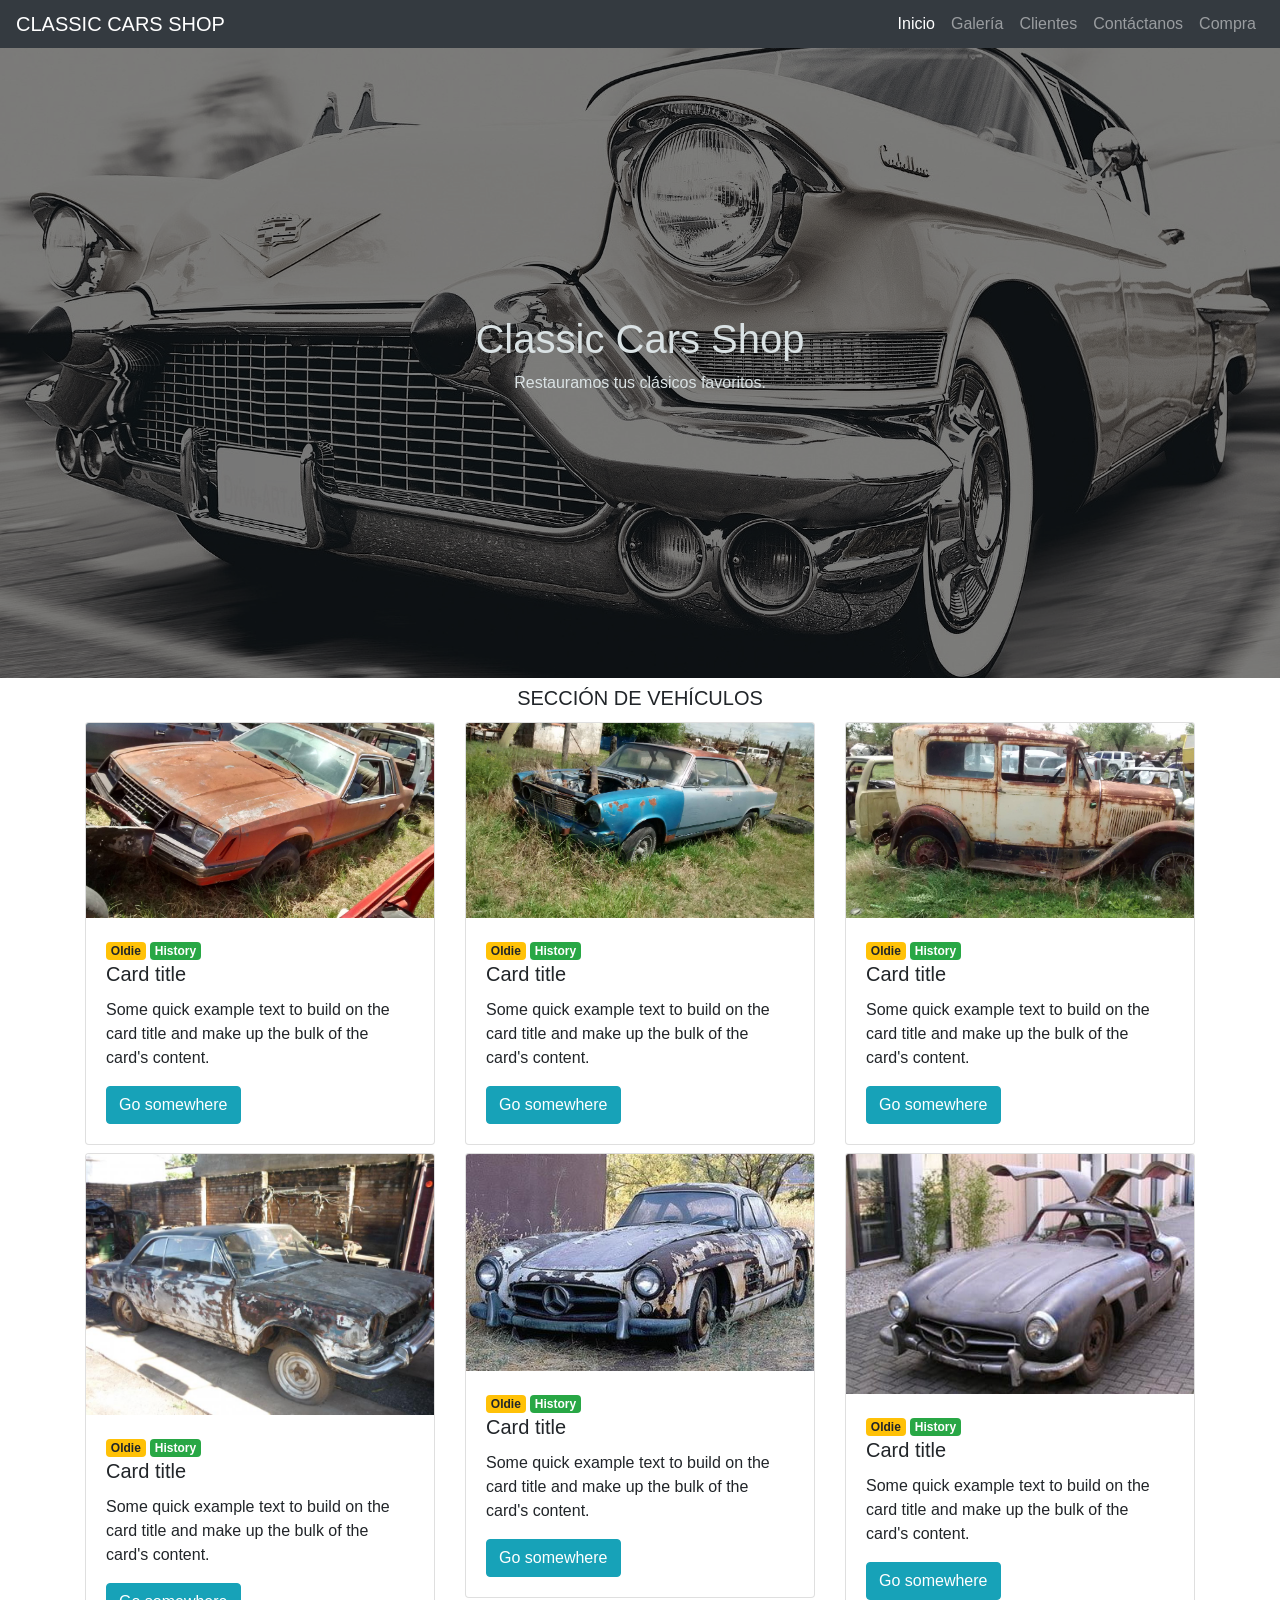
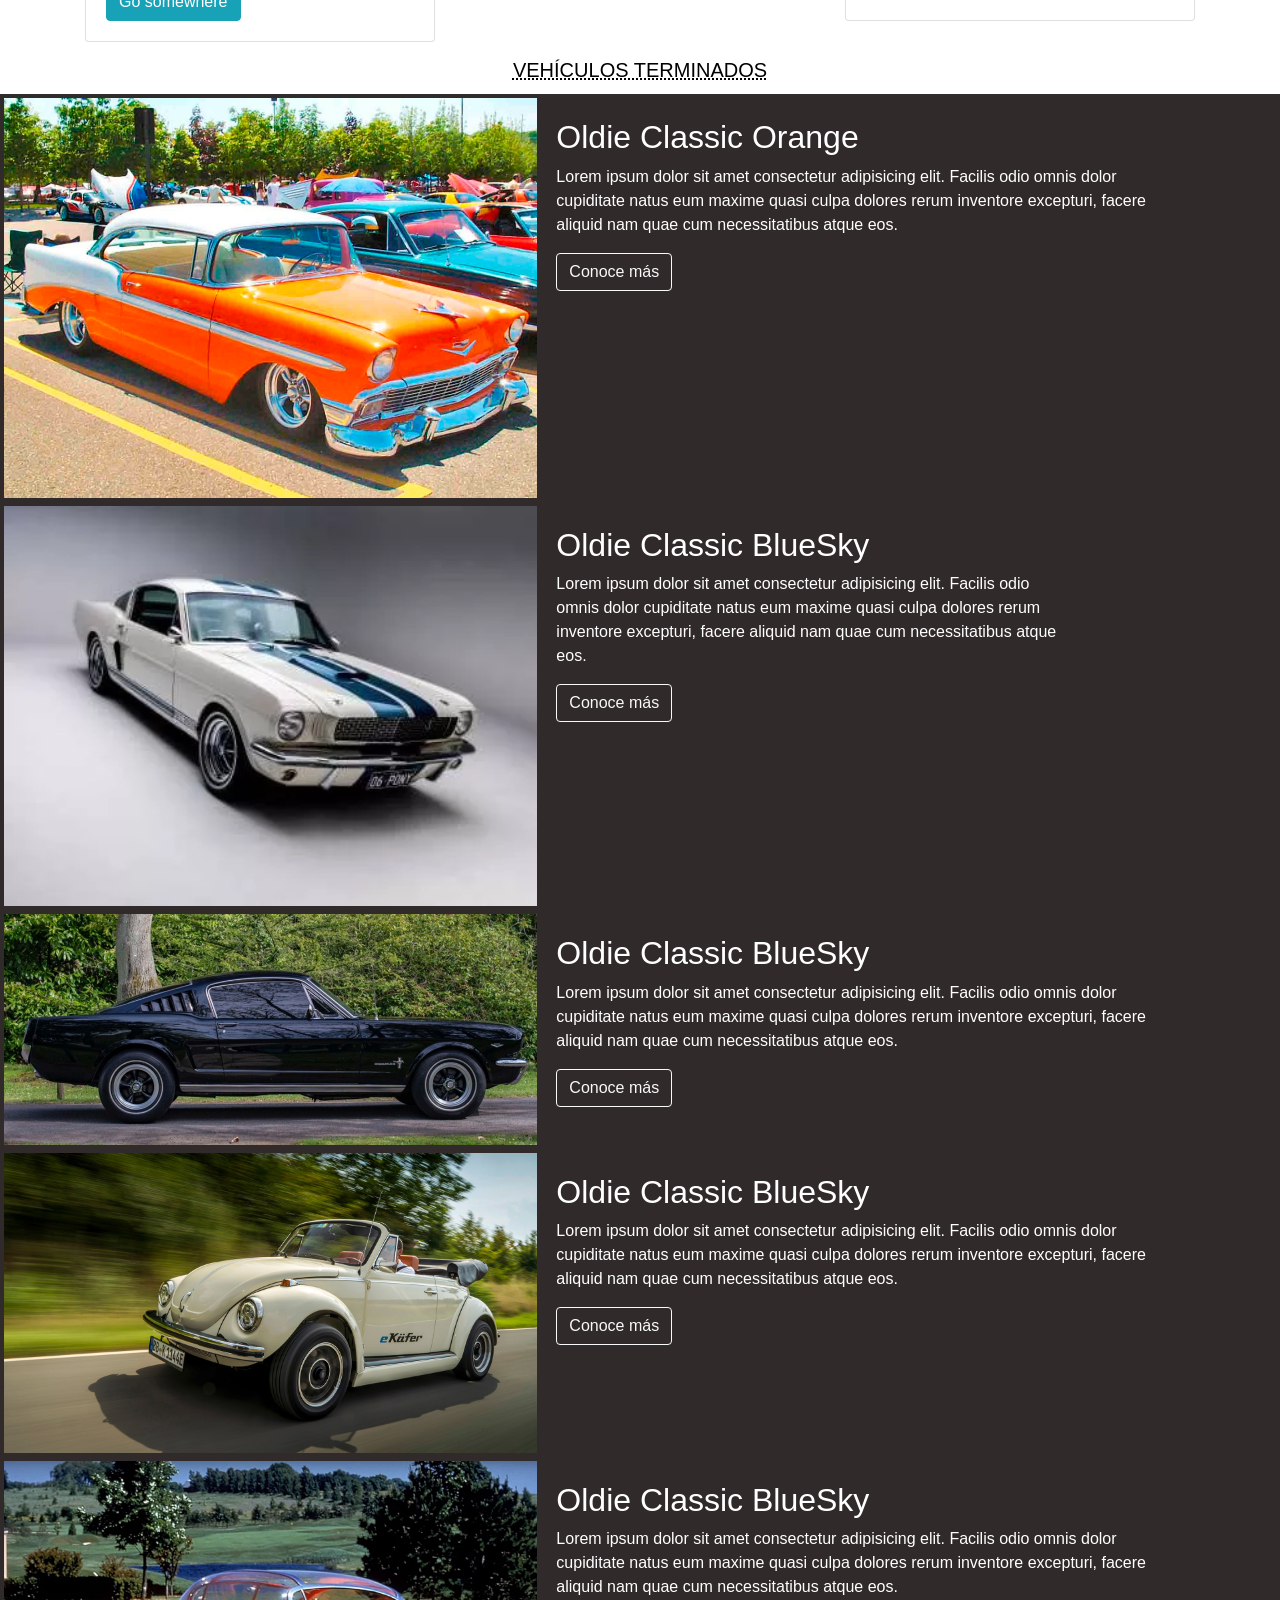
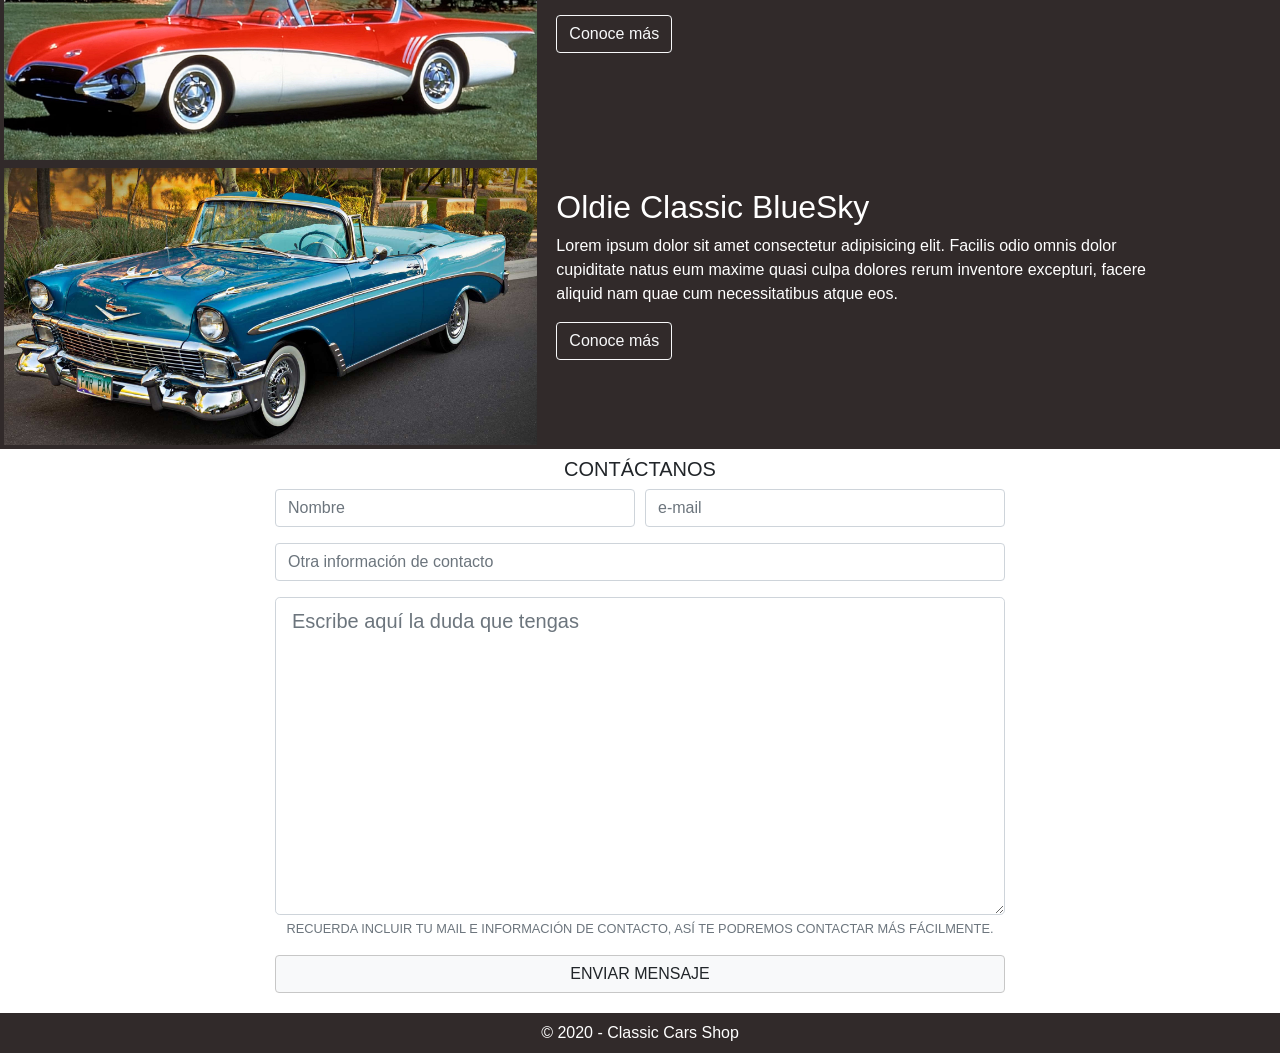
<file: index.html>
<!DOCTYPE html>
<html lang="en">

<head>
  <meta charset="UTF-8">
  <meta name="viewport" content="width=device-width, initial-scale=1.0">
  <link rel="stylesheet" href="https://stackpath.bootstrapcdn.com/bootstrap/4.4.1/css/bootstrap.min.css"
    integrity="sha384-Vkoo8x4CGsO3+Hhxv8T/Q5PaXtkKtu6ug5TOeNV6gBiFeWPGFN9MuhOf23Q9Ifjh" crossorigin="anonymous">
  <link rel="stylesheet" href="previewHome.css" />
  <title>Classic Cars Shop</title>
</head>

<body data-spy="scroll" data-target="#navbar" data-offset="56">
  <!-- LAYOUT -->
  <nav id="layout" class="navbar navbar-expand-lg navbar-dark bg-dark sticky-top pb-1 pt-1">
    <a class="navbar-brand" href="#">CLASSIC CARS SHOP</a>
    <button class="navbar-toggler" type="button" data-toggle="collapse" data-target="#navbar"
      aria-controls="navbarSupportedContent" aria-expanded="false" aria-label="Toggle navigation">
      <span class="navbar-toggler-icon"></span>
    </button>

    <div class="collapse navbar-collapse" id="navbar">
      <ul class="navbar-nav ml-auto">
        <li class="nav-item">
          <a class="nav-link" href="#carouselCars">Inicio<span class="sr-only">(current)</span></a>
        </li>
        <li class="nav-item">
          <a class="nav-link" href="#CarGrid">Galería<span class="sr-only">(current)</span></a>
        </li>
        <li class="nav-item">
          <a class="nav-link" href="#final-product" tabindex="-1" aria-disabled="true">Clientes</a>
        </li>
        <li class="nav-item">
          <a class="nav-link" href="#form-contact">Contáctanos</a>
        </li>
        <li class="nav-item">
          <a class="nav-link" href="#modalCompra" data-toggle="modal" data-target="#modalCompra">Compra<span
              class="sr-only">(current)</span></a>
        </li>
      </ul>
    </div>
  </nav>
  <!-- /LAYOUT -->

  <!-- BODY -->

  <!-- Inicio -->

  <section id="carousel">
    <div id="carousel-container" class="container-fluid">
      <div id="carouselCars" class="carousel slide" data-ride="carousel" data-pause="false">
        <div class="carousel-inner">
          <div class="carousel-item active">
            <img src="assets/images/carousel/carousel-1.jpg" class="d-block w-100" alt="...">
            <div class="carousel-caption d-none d-md-block">
            </div>
          </div>
          <div class="carousel-item">
            <img src="assets/images/carousel/carousel-2.jpg" class="d-block w-100" alt="...">
            <div class="carousel-caption d-none d-md-block">
            </div>
          </div>
          <div class="carousel-item">
            <img src="assets/images/carousel/carousel-3.jpg" class="d-block w-100" alt="...">
            <div class="carousel-caption d-none d-md-block">
            </div>
          </div>
          <div class="carousel-item">
            <img src="assets/images/carousel/carousel-5.jpg" class="d-block w-100" alt="...">
            <div class="carousel-caption d-none d-md-block">
            </div>
          </div>
        </div>
        <div class="overlay">
          <div class="container">
            <div class="row align-items-center justify-content-center text">
              <div id="text" class="col-md-6">
                <h1 style="color: #dae2e4;">Classic Cars Shop</h1>
                <p style="color: #dae2e4;">Restauramos tus clásicos favoritos.</p>
              </div>
            </div>
          </div>
        </div>
      </div>
    </div>
  </section>
  <!-- /Inicio -->

  <!-- Grilla de Vehículos -->

  <section id="CarGrid">
    <div class="container">
      <div class="row">
        <div class="col text-center text-uppercase pt-2 pb-1">
          <h5>Sección de vehículos</h5>
        </div>
      </div>
      <!-- Cada div.row es una columna, en la cual se contendrá las cards para mostrar los autos. -->
      <div class="row justify-content-center mb-2">
        <div class="col-sm-12 col-md-4 col-lg-4">
          <div class="card">
            <img src="assets/images/sell-product/product-1.jpg" class="card-img-top" alt="...">
            <div class="card-body">
              <div class="badge badge-warning">Oldie</div>
              <div class="badge badge-success">History</div>
              <h5 class="card-title">Card title</h5>
              <p class="card-text">Some quick example text to build on the card title and make up the bulk of the card's
                content.</p>
              <a href="#" class="btn btn-info">Go somewhere</a>
            </div>
          </div>
        </div>
        <div class="col-sm-12 col-md-4 col-lg-4">
          <div class="card">
            <img src="assets/images/sell-product/product-2.jpg" class="card-img-top" alt="...">
            <div class="card-body">
              <div class="badge badge-warning">Oldie</div>
              <div class="badge badge-success">History</div>
              <h5 class="card-title">Card title</h5>
              <p class="card-text">Some quick example text to build on the card title and make up the bulk of the card's
                content.</p>
              <a href="#" class="btn btn-info">Go somewhere</a>
            </div>
          </div>
        </div>
        <div class="col-sm-12 col-md-4 col-lg-4">
          <div class="card">
            <img src="assets/images/sell-product/product-3.jpg" class="card-img-top" alt="...">
            <div class="card-body">
              <div class="badge badge-warning">Oldie</div>
              <div class="badge badge-success">History</div>
              <h5 class="card-title">Card title</h5>
              <p class="card-text">Some quick example text to build on the card title and make up the bulk of the card's
                content.</p>
              <a href="#" class="btn btn-info">Go somewhere</a>
            </div>
          </div>
        </div>
      </div>
      <div class="row justify-content-center mb-2">
        <div class="col-sm-12 col-md-4 col-lg-4">
          <div class="card">
            <img src="assets/images/sell-product/product-4.jpg" class="card-img-top" alt="...">
            <div class="card-body">
              <div class="badge badge-warning">Oldie</div>
              <div class="badge badge-success">History</div>
              <h5 class="card-title">Card title</h5>
              <p class="card-text">Some quick example text to build on the card title and make up the bulk of the card's
                content.</p>
              <a href="#" class="btn btn-info">Go somewhere</a>
            </div>
          </div>
        </div>
        <div class="col-sm-12 col-md-4 col-lg-4">
          <div class="card">
            <img src="assets/images/sell-product/product-5.jpg" class="card-img-top" alt="...">
            <div class="card-body">
              <div class="badge badge-warning">Oldie</div>
              <div class="badge badge-success">History</div>
              <h5 class="card-title">Card title</h5>
              <p class="card-text">Some quick example text to build on the card title and make up the bulk of the card's
                content.</p>
              <a href="#" class="btn btn-info">Go somewhere</a>
            </div>
          </div>
        </div>
        <div class="col-sm-12 col-md-4 col-lg-4">
          <div class="card">
            <img src="assets/images/sell-product/product-6.jpg" class="card-img-top" alt="...">
            <div class="card-body">
              <div class="badge badge-warning">Oldie</div>
              <div class="badge badge-success">History</div>
              <h5 class="card-title">Card title</h5>
              <p class="card-text">Some quick example text to build on the card title and make up the bulk of the card's
                content.</p>
              <a href="#" class="btn btn-info">Go somewhere</a>
            </div>
          </div>
        </div>
      </div>
    </div>
  </section>

  <!-- /Grilla de Vehículos -->

  <!-- Ejemplo de vehículos terminados -->

  <section id="final-product">
    <div id="finished-cars" class="col text-center text-uppercase pt-2 pb-1">
      <h5><abbr data-toggle="tooltip"
          title="Son vehículos que nosotros recondicionamos para poder seguir disfrutando de ellos">Vehículos
          terminados</abbr></h5>
    </div>
    <div class="container-fluid">
      <div class="row">
        <div class="col-12 col-lg-5 pl-0 pr-0 mr-1 ml-1 mt-1 mb-1">
          <img src="assets/images/final-product/image1.jpg" alt="" />
        </div>
        <div class="col-12 col-lg-6 pt-4 pb-4">
          <h2>Oldie Classic Orange</h2>
          <p>Lorem ipsum dolor sit amet consectetur adipisicing elit. Facilis odio omnis dolor cupiditate natus eum
            maxime quasi culpa dolores rerum inventore excepturi, facere aliquid nam quae cum necessitatibus atque eos.
          </p>
          <a href="#" class="btn btn-outline-light">Conoce más</a>
        </div>
        <div class="col-12 col-lg-5 pl-0 pr-0 mr-1 ml-1 mt-1 mb-1">
          <img src="assets/images/final-product/image2.webp" alt="" />
        </div>
        <div class="col-12 col-lg-5 pt-4 pb-4">
          <h2>Oldie Classic BlueSky</h2>
          <p>Lorem ipsum dolor sit amet consectetur adipisicing elit. Facilis odio omnis dolor cupiditate natus eum
            maxime quasi culpa dolores rerum inventore excepturi, facere aliquid nam quae cum necessitatibus atque eos.
          </p>
          <a href="#" class="btn btn-outline-light">Conoce más</a>
        </div>
        <div class="col-12 col-lg-5 pl-0 pr-0 mr-1 ml-1 mt-1 mb-1">
          <img src="assets/images/final-product/image3.jpg" alt="" />
        </div>
        <div class="col-12 col-lg-6 pt-4 pb-4">
          <h2>Oldie Classic BlueSky</h2>
          <p>Lorem ipsum dolor sit amet consectetur adipisicing elit. Facilis odio omnis dolor cupiditate natus eum
            maxime quasi culpa dolores rerum inventore excepturi, facere aliquid nam quae cum necessitatibus atque eos.
          </p>
          <a href="#" class="btn btn-outline-light">Conoce más</a>
        </div>
        <div class="col-12 col-lg-5 pl-0 pr-0 mr-1 ml-1 mt-1 mb-1">
          <img src="assets/images/final-product/image4.jpg" alt="" />
        </div>
        <div class="col-12 col-lg-6 pt-4 pb-4">
          <h2>Oldie Classic BlueSky</h2>
          <p>Lorem ipsum dolor sit amet consectetur adipisicing elit. Facilis odio omnis dolor cupiditate natus eum
            maxime quasi culpa dolores rerum inventore excepturi, facere aliquid nam quae cum necessitatibus atque eos.
          </p>
          <a href="#" class="btn btn-outline-light">Conoce más</a>
        </div>
        <div class="col-12 col-lg-5 pl-0 pr-0 mr-1 ml-1 mt-1 mb-1">
          <img src="assets/images/final-product/image5.jpg" alt="" />
        </div>
        <div class="col-12 col-lg-6 pt-4 pb-4">
          <h2>Oldie Classic BlueSky</h2>
          <p>Lorem ipsum dolor sit amet consectetur adipisicing elit. Facilis odio omnis dolor cupiditate natus eum
            maxime quasi culpa dolores rerum inventore excepturi, facere aliquid nam quae cum necessitatibus atque eos.
          </p>
          <a href="#" class="btn btn-outline-light">Conoce más</a>
        </div>
        <div class="col-12 col-lg-5 pl-0 pr-0 mr-1 ml-1 mt-1 mb-1">
          <img src="assets/images/final-product/image6.jpg" alt="" />
        </div>
        <div class="col-12 col-lg-6 pt-4 pb-4">
          <h2>Oldie Classic BlueSky</h2>
          <p>Lorem ipsum dolor sit amet consectetur adipisicing elit. Facilis odio omnis dolor cupiditate natus eum
            maxime quasi culpa dolores rerum inventore excepturi, facere aliquid nam quae cum necessitatibus atque eos.
          </p>
          <a href="#" class="btn btn-outline-light">Conoce más</a>
        </div>
      </div>
    </div>
  </section>

  <!-- /Ejemplo de vehículos terminados -->

  <!-- Formulario Contacto -->

  <section id="form-contact">
    <div class="container">
      <div class="row">
        <div class="col text-center text-uppercase pt-2 pb-1">
          <h5>Contáctanos</h5>
          <div class="row">
            <div class="col col-md-10 offset-md-1 col-lg-8 offset-lg-2">
              <form>
                <div class="form-row">
                  <div class="form-group col12 col-md-6">
                    <input type="text" class="form-control" placeholder="Nombre">
                  </div>
                  <div class="col12 col-md-6">
                    <input type="text" class="form-control" placeholder="e-mail">
                  </div>
                  <div class="form-group col12 col-md-12">
                    <input type="text" class="form-control" placeholder="Otra información de contacto">
                  </div>
                </div>
                <div class="form-row">
                  <div class="form-group col">
                    <textarea name="text" id="" cols="30" rows="10" class="form-control form-control-lg"
                      placeholder="Escribe aquí la duda que tengas"></textarea>
                    <small class="form-text text-muted">
                      Recuerda incluir tu mail e información de contacto, así te podremos contactar más fácilmente.
                    </small>
                  </div>
                </div>
                <div class="form-row">
                  <div class="form-group col">
                    <a href="#modalMail" data-toggle="modal" data-target="#modalMail" class="btn btn-light btn-block"
                      style="border: 1px solid #c7c7c7;">Enviar mensaje</a>
                  </div>
                </div>
              </form>
            </div>
          </div>
        </div>
  </section>

  <!-- /Formulario Contacto -->

  <!-- /BODY -->

  <!-- FOOTER -->
  <footer class="panel-footer text-center pb-2 pt-2" style="color: white; background: #312a2a; padding: 0;">&copy; 2020
    - Classic Cars Shop
  </footer>
  <!-- /FOOTER -->

  <!-- ModalCompra -->

  <div class="modal fade" id="modalCompra" tabindex="-1" role="dialog" aria-labelledby="exampleModalCenterTitle"
    aria-hidden="true">
    <div class="modal-dialog modal-dialog-centered" role="document">
      <div class="modal-content">
        <div class="modal-header">
          <h5 class="modal-title" id="exampleModalCenterTitle">Compra</h5>
          <button type="button" class="close" data-dismiss="modal" aria-label="Close">
            <span aria-hidden="true">&times;</span>
          </button>
        </div>
        <div class="modal-body">
          <form action="">
            <div class="form-row">
              <div class="form-group col">
                <div class="input-group mb-3">
                  <div class="input-group-prepend">
                    <span class="input-group-text" id="basic-addon1">@</span>
                  </div>
                  <input type="text" class="form-control" placeholder="Username" aria-label="Username"
                    aria-describedby="basic-addon1">
                </div>
              </div>
            </div>
          </form>
          <div class="alert alert-info" role="alert">
            Recibirás un mail al correo ingresado.
          </div>
        </div>
        <div class="modal-footer">
          <button type="button" class="btn btn-secondary" data-dismiss="modal">Cerrar</button>
          <button type="button" class="btn btn-info" data-dismiss="modal">Enviar solicitud</button>
        </div>
      </div>
    </div>
  </div>

  <!-- /ModalCompra -->

  <!-- Modal-Mail -->

  <div class="modal fade" id="modalMail" tabindex="-1" role="dialog" aria-labelledby="exampleModalCenterTitle"
    aria-hidden="true">
    <div class="modal-dialog modal-dialog-centered" role="document">
      <div class="modal-content">
        <div class="modal-header">
          <h5 class="modal-title" id="title-msg-success">Mensaje enviado</h5>
          <button type="button" class="close" data-dismiss="modal" aria-label="Close">
            <span aria-hidden="true">&times;</span>
          </button>
        </div>
        <div class="modal-body">

          <div id="message-success" class="alert alert-success mb-0" role="alert">
            Gracias! Nos contactaremos contigo a la brevedad.
          </div>
        </div>
        <div class="modal-footer">
          <button type="button" class="btn btn-secondary btn-block" data-dismiss="modal">Cerrar</button>
        </div>
      </div>
    </div>
  </div>

  <!-- /Modal-Mail -->

  <script src="https://code.jquery.com/jquery-3.3.1.slim.min.js"
    integrity="sha384-q8i/X+965DzO0rT7abK41JStQIAqVgRVzpbzo5smXKp4YfRvH+8abtTE1Pi6jizo"
    crossorigin="anonymous"></script>
  <script src="https://cdnjs.cloudflare.com/ajax/libs/popper.js/1.14.3/umd/popper.min.js"
    integrity="sha384-ZMP7rVo3mIykV+2+9J3UJ46jBk0WLaUAdn689aCwoqbBJiSnjAK/l8WvCWPIPm49"
    crossorigin="anonymous"></script>
  <script src="https://stackpath.bootstrapcdn.com/bootstrap/4.1.3/js/bootstrap.min.js"
    integrity="sha384-ChfqqxuZUCnJSK3+MXmPNIyE6ZbWh2IMqE241rYiqJxyMiZ6OW/JmZQ5stwEULTy"
    crossorigin="anonymous"></script>
  <script src="previewHome.js"></script>
</body>

</html>
</file>
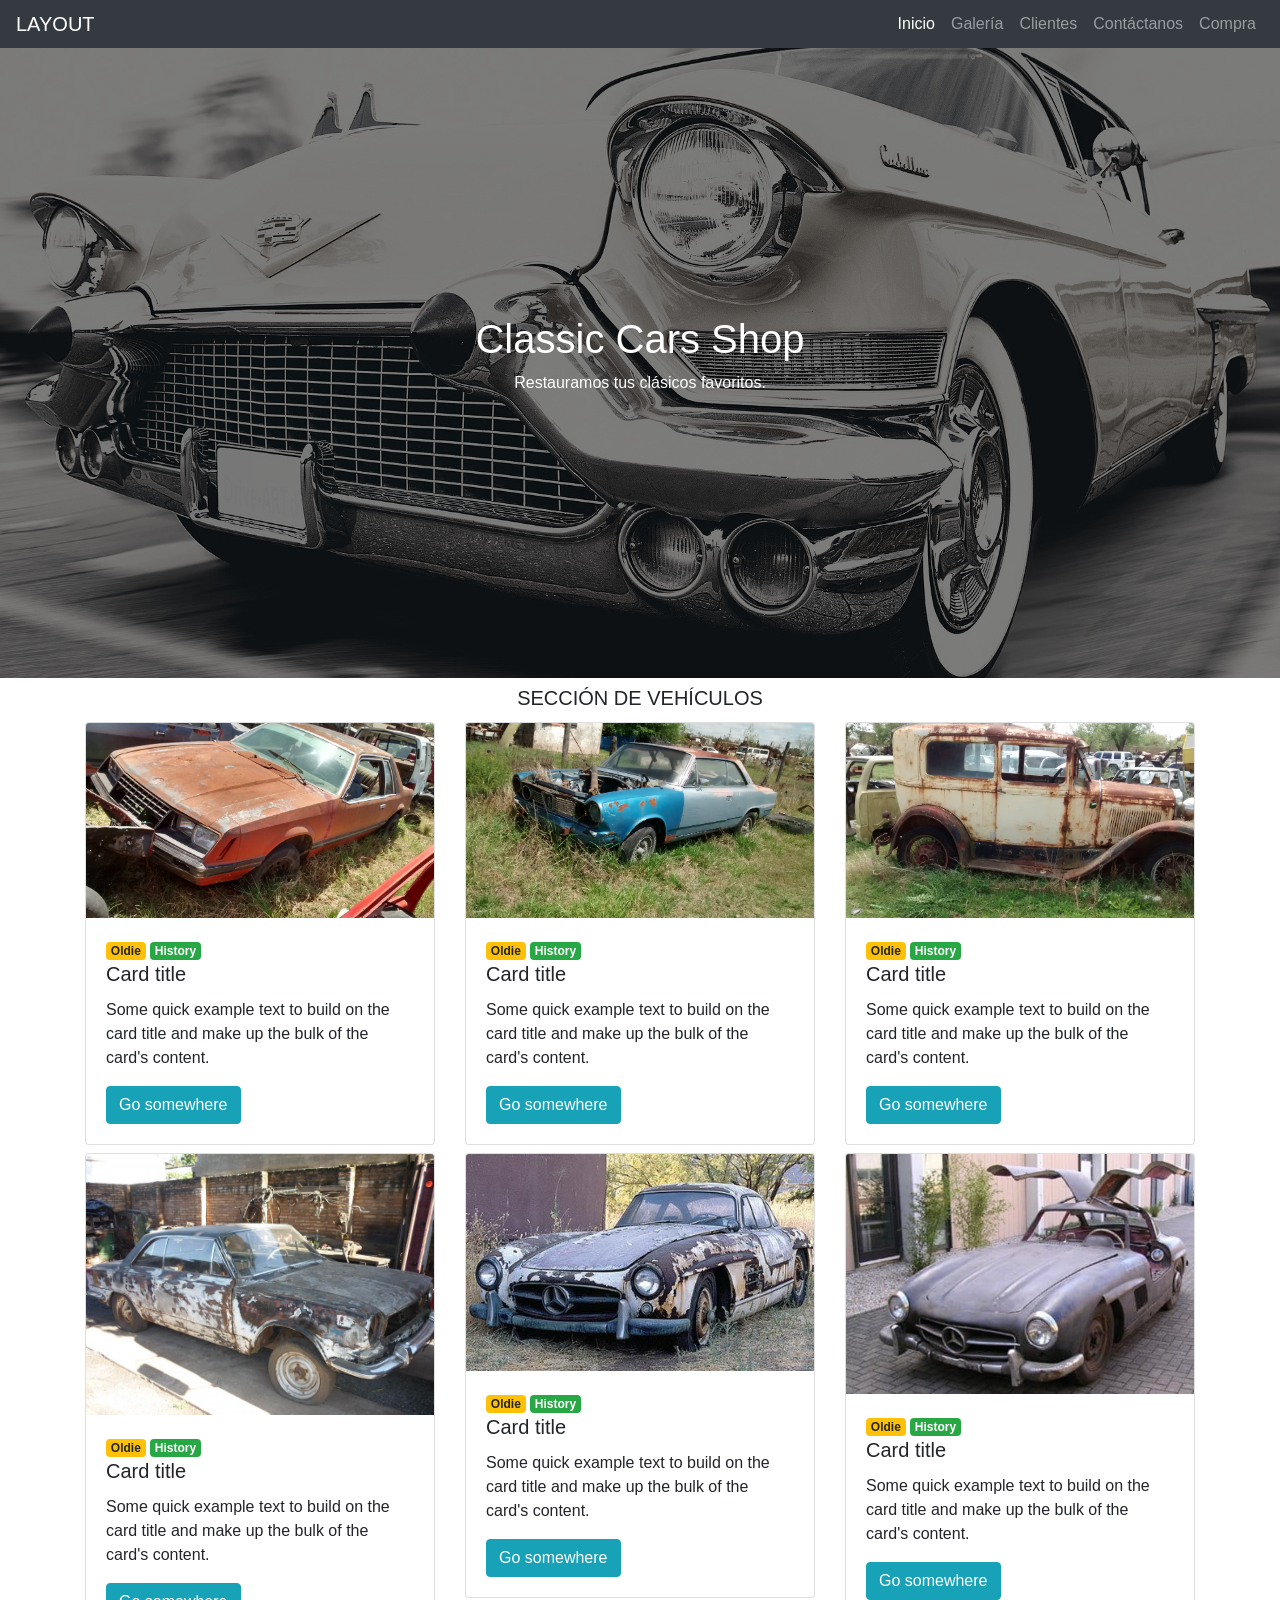
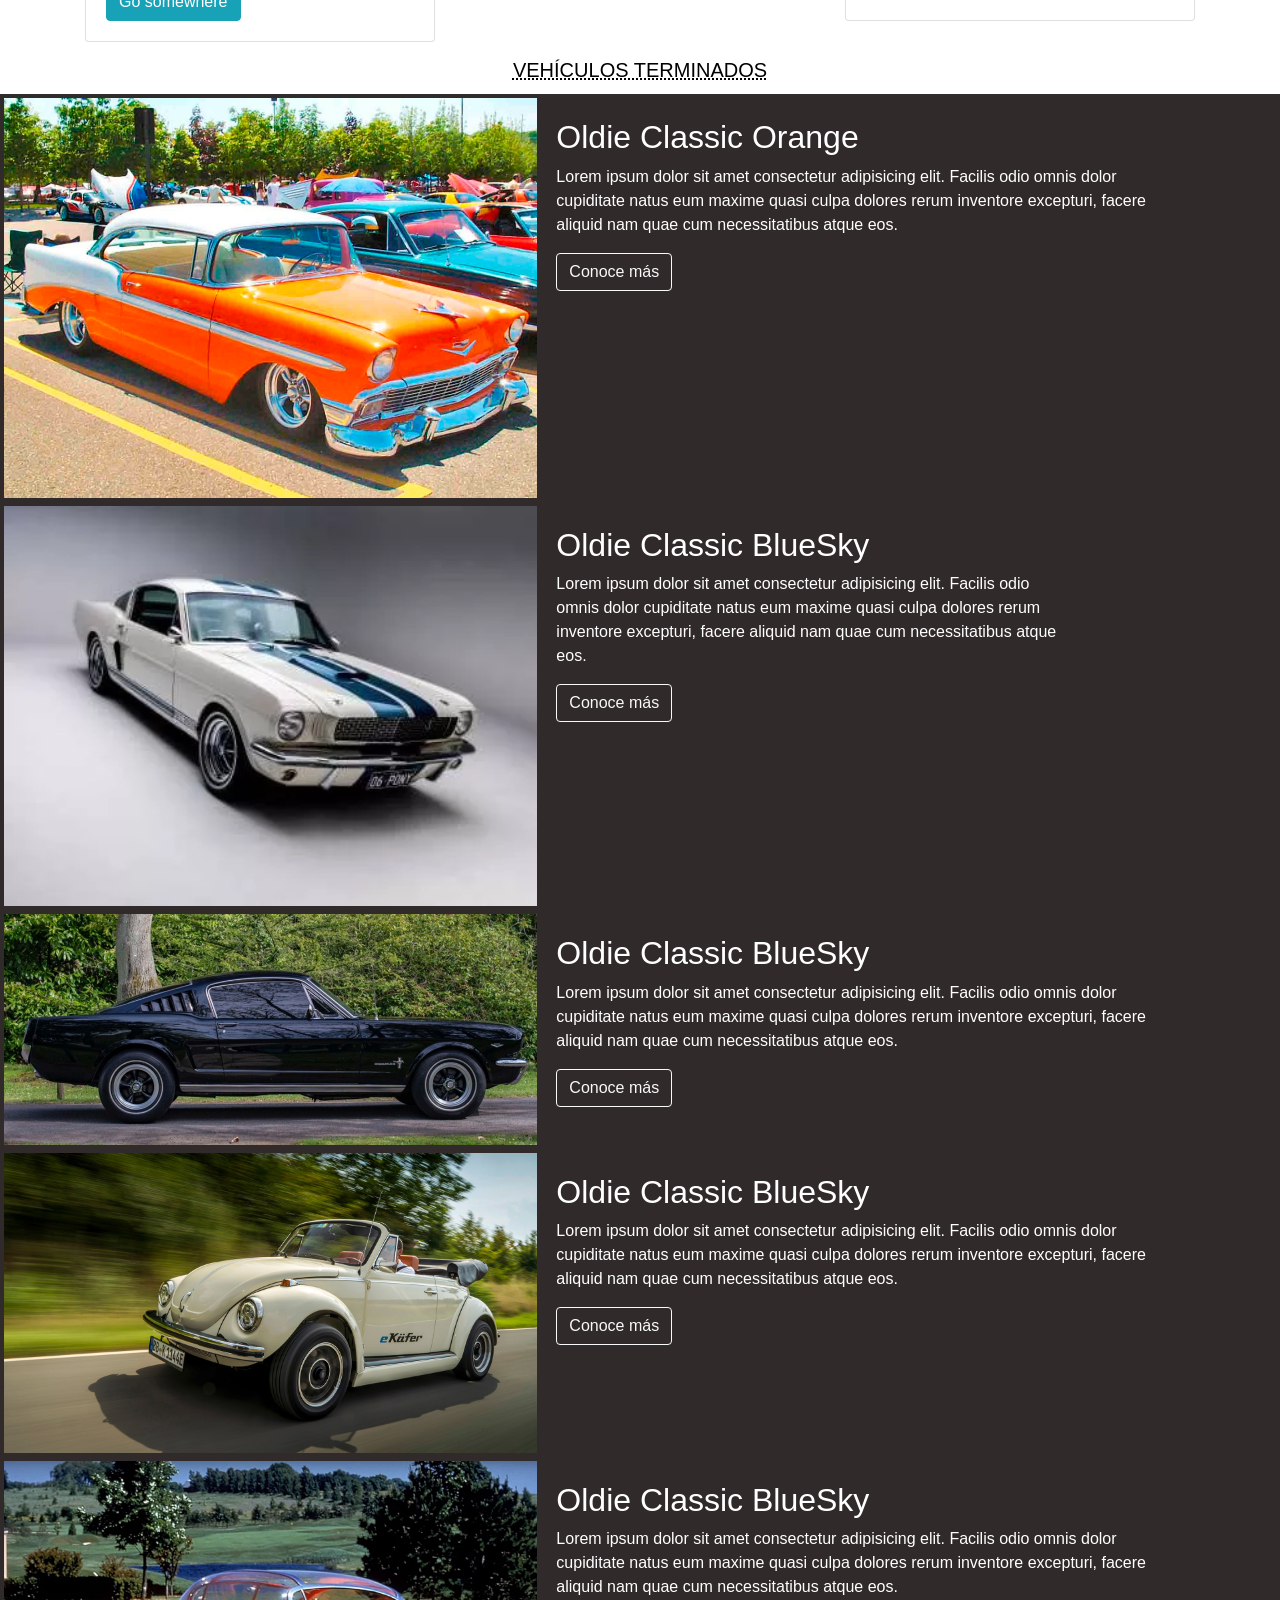
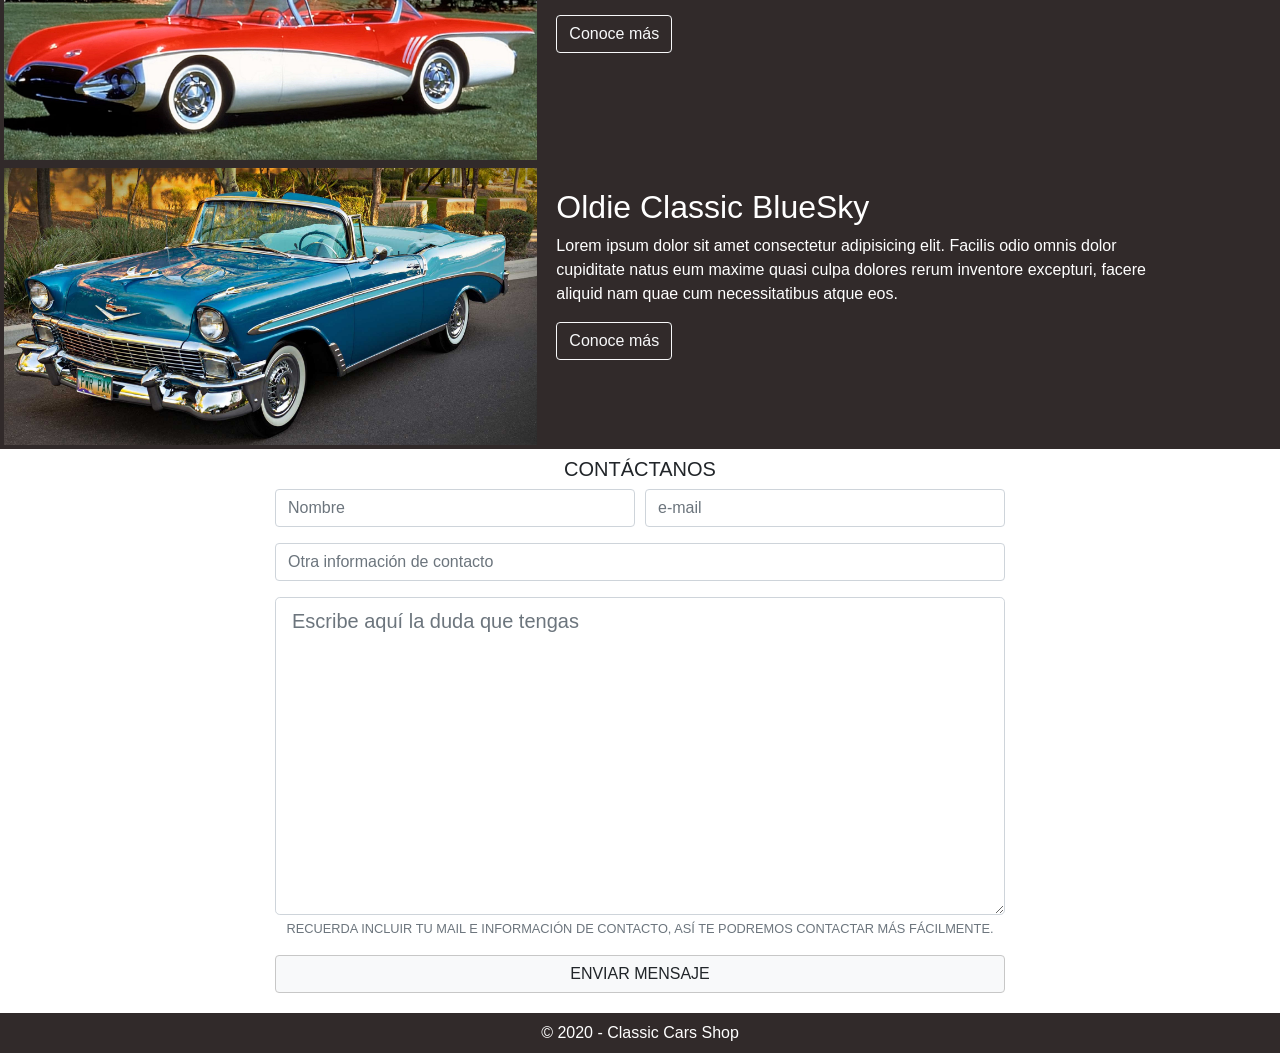
<file: previewHome.html>
<!DOCTYPE html>
<html lang="en">

<head>
  <meta charset="UTF-8">
  <meta name="viewport" content="width=device-width, initial-scale=1.0">
  <link rel="stylesheet" href="https://stackpath.bootstrapcdn.com/bootstrap/4.4.1/css/bootstrap.min.css"
    integrity="sha384-Vkoo8x4CGsO3+Hhxv8T/Q5PaXtkKtu6ug5TOeNV6gBiFeWPGFN9MuhOf23Q9Ifjh" crossorigin="anonymous">
  <link rel="stylesheet" href="previewHome.css" />
  <title>prewiewHome</title>
</head>

<body data-spy="scroll" data-target="#navbar" data-offset="56">
  <!-- LAYOUT -->
  <nav id="layout" class="navbar navbar-expand-lg navbar-dark bg-dark sticky-top pb-1 pt-1">
    <a class="navbar-brand" href="#">LAYOUT</a>
    <button class="navbar-toggler" type="button" data-toggle="collapse" data-target="#navbar"
      aria-controls="navbarSupportedContent" aria-expanded="false" aria-label="Toggle navigation">
      <span class="navbar-toggler-icon"></span>
    </button>

    <div class="collapse navbar-collapse" id="navbar">
      <ul class="navbar-nav ml-auto">
        <li class="nav-item">
          <a class="nav-link" href="#carouselCars">Inicio<span class="sr-only">(current)</span></a>
        </li>
        <li class="nav-item">
          <a class="nav-link" href="#CarGrid">Galería<span class="sr-only">(current)</span></a>
        </li>
        <li class="nav-item">
          <a class="nav-link" href="#final-product" tabindex="-1" aria-disabled="true">Clientes</a>
        </li>
        <li class="nav-item">
          <a class="nav-link" href="#form-contact">Contáctanos</a>
        </li>
        <li class="nav-item">
          <a class="nav-link" href="#modalCompra" data-toggle="modal" data-target="#modalCompra">Compra<span
              class="sr-only">(current)</span></a>
        </li>
      </ul>
    </div>
  </nav>
  <!-- /LAYOUT -->

  <!-- BODY -->

  <!-- Inicio -->

  <section id="carousel">
    <div id="carousel-container" class="container-fluid">
      <div id="carouselCars" class="carousel slide" data-ride="carousel" data-pause="false">
        <div class="carousel-inner">
          <div class="carousel-item active">
            <img src="assets/images/carousel/carousel-1.jpg" class="d-block w-100" alt="...">
            <div class="carousel-caption d-none d-md-block">
            </div>
          </div>
          <div class="carousel-item">
            <img src="assets/images/carousel/carousel-2.jpg" class="d-block w-100" alt="...">
            <div class="carousel-caption d-none d-md-block">
            </div>
          </div>
          <div class="carousel-item">
            <img src="assets/images/carousel/carousel-3.jpg" class="d-block w-100" alt="...">
            <div class="carousel-caption d-none d-md-block">
            </div>
          </div>
          <div class="carousel-item">
            <img src="assets/images/carousel/carousel-5.jpg" class="d-block w-100" alt="...">
            <div class="carousel-caption d-none d-md-block">
            </div>
          </div>
        </div>
        <div class="overlay">
          <div class="container">
            <div class="row align-items-center justify-content-center text">
              <div id="text" class="col-md-6">
                <h1>Classic Cars Shop</h1>
                <p>Restauramos tus clásicos favoritos.</p>
              </div>
            </div>
          </div>
        </div>
      </div>
    </div>
  </section>
  <!-- /Inicio -->

  <!-- Grilla de Vehículos -->

  <section id="CarGrid">
    <div class="container">
      <div class="row">
        <div class="col text-center text-uppercase pt-2 pb-1">
          <h5>Sección de vehículos</h5>
        </div>
      </div>
      <!-- Cada div.row es una columna, en la cual se contendrá las cards para mostrar los autos. -->
      <div class="row justify-content-center mb-2">
        <div class="col-sm-12 col-md-6 col-lg-4">
          <div class="card">
            <img src="assets/images/sell-product/product-1.jpg" class="card-img-top" alt="...">
            <div class="card-body">
              <div class="badge badge-warning">Oldie</div>
              <div class="badge badge-success">History</div>
              <h5 class="card-title">Card title</h5>
              <p class="card-text">Some quick example text to build on the card title and make up the bulk of the card's
                content.</p>
              <a href="#" class="btn btn-info">Go somewhere</a>
            </div>
          </div>
        </div>
        <div class="col-sm-12 col-md-6 col-lg-4">
          <div class="card">
            <img src="assets/images/sell-product/product-2.jpg" class="card-img-top" alt="...">
            <div class="card-body">
              <div class="badge badge-warning">Oldie</div>
              <div class="badge badge-success">History</div>
              <h5 class="card-title">Card title</h5>
              <p class="card-text">Some quick example text to build on the card title and make up the bulk of the card's
                content.</p>
              <a href="#" class="btn btn-info">Go somewhere</a>
            </div>
          </div>
        </div>
        <div class="col-sm-12 col-md-6 col-lg-4">
          <div class="card">
            <img src="assets/images/sell-product/product-3.jpg" class="card-img-top" alt="...">
            <div class="card-body">
              <div class="badge badge-warning">Oldie</div>
              <div class="badge badge-success">History</div>
              <h5 class="card-title">Card title</h5>
              <p class="card-text">Some quick example text to build on the card title and make up the bulk of the card's
                content.</p>
              <a href="#" class="btn btn-info">Go somewhere</a>
            </div>
          </div>
        </div>
      </div>
      <div class="row justify-content-center mb-2">
        <div class="col-sm-12 col-md-6 col-lg-4">
          <div class="card">
            <img src="assets/images/sell-product/product-4.jpg" class="card-img-top" alt="...">
            <div class="card-body">
              <div class="badge badge-warning">Oldie</div>
              <div class="badge badge-success">History</div>
              <h5 class="card-title">Card title</h5>
              <p class="card-text">Some quick example text to build on the card title and make up the bulk of the card's
                content.</p>
              <a href="#" class="btn btn-info">Go somewhere</a>
            </div>
          </div>
        </div>
        <div class="col-sm-12 col-md-6 col-lg-4">
          <div class="card">
            <img src="assets/images/sell-product/product-5.jpg" class="card-img-top" alt="...">
            <div class="card-body">
              <div class="badge badge-warning">Oldie</div>
              <div class="badge badge-success">History</div>
              <h5 class="card-title">Card title</h5>
              <p class="card-text">Some quick example text to build on the card title and make up the bulk of the card's
                content.</p>
              <a href="#" class="btn btn-info">Go somewhere</a>
            </div>
          </div>
        </div>
        <div class="col-sm-12 col-md-6 col-lg-4">
          <div class="card">
            <img src="assets/images/sell-product/product-6.jpg" class="card-img-top" alt="...">
            <div class="card-body">
              <div class="badge badge-warning">Oldie</div>
              <div class="badge badge-success">History</div>
              <h5 class="card-title">Card title</h5>
              <p class="card-text">Some quick example text to build on the card title and make up the bulk of the card's
                content.</p>
              <a href="#" class="btn btn-info">Go somewhere</a>
            </div>
          </div>
        </div>
      </div>
    </div>
  </section>

  <!-- /Grilla de Vehículos -->

  <!-- Ejemplo de vehículos terminados -->

  <section id="final-product">
    <div id="finished-cars" class="col text-center text-uppercase pt-2 pb-1">
      <h5><abbr data-toggle="tooltip"
          title="Son vehículos que nosotros recondicionamos para poder seguir disfrutando de ellos">Vehículos
          terminados</abbr></h5>
    </div>
    <div class="container-fluid">
      <div class="row">
        <div class="col-12 col-lg-5 pl-0 pr-0 mr-1 ml-1 mt-1 mb-1">
          <img src="assets/images/final-product/image1.jpg" alt="" />
        </div>
        <div class="col-12 col-lg-6 pt-4 pb-4">
          <h2>Oldie Classic Orange</h2>
          <p>Lorem ipsum dolor sit amet consectetur adipisicing elit. Facilis odio omnis dolor cupiditate natus eum
            maxime quasi culpa dolores rerum inventore excepturi, facere aliquid nam quae cum necessitatibus atque eos.
          </p>
          <a href="#" class="btn btn-outline-light">Conoce más</a>
        </div>
        <div class="col-12 col-lg-5 pl-0 pr-0 mr-1 ml-1 mt-1 mb-1">
          <img src="assets/images/final-product/image2.webp" alt="" />
        </div>
        <div class="col-12 col-lg-5 pt-4 pb-4">
          <h2>Oldie Classic BlueSky</h2>
          <p>Lorem ipsum dolor sit amet consectetur adipisicing elit. Facilis odio omnis dolor cupiditate natus eum
            maxime quasi culpa dolores rerum inventore excepturi, facere aliquid nam quae cum necessitatibus atque eos.
          </p>
          <a href="#" class="btn btn-outline-light">Conoce más</a>
        </div>
        <div class="col-12 col-lg-5 pl-0 pr-0 mr-1 ml-1 mt-1 mb-1">
          <img src="assets/images/final-product/image3.jpg" alt="" />
        </div>
        <div class="col-12 col-lg-6 pt-4 pb-4">
          <h2>Oldie Classic BlueSky</h2>
          <p>Lorem ipsum dolor sit amet consectetur adipisicing elit. Facilis odio omnis dolor cupiditate natus eum
            maxime quasi culpa dolores rerum inventore excepturi, facere aliquid nam quae cum necessitatibus atque eos.
          </p>
          <a href="#" class="btn btn-outline-light">Conoce más</a>
        </div>
        <div class="col-12 col-lg-5 pl-0 pr-0 mr-1 ml-1 mt-1 mb-1">
          <img src="assets/images/final-product/image4.jpg" alt="" />
        </div>
        <div class="col-12 col-lg-6 pt-4 pb-4">
          <h2>Oldie Classic BlueSky</h2>
          <p>Lorem ipsum dolor sit amet consectetur adipisicing elit. Facilis odio omnis dolor cupiditate natus eum
            maxime quasi culpa dolores rerum inventore excepturi, facere aliquid nam quae cum necessitatibus atque eos.
          </p>
          <a href="#" class="btn btn-outline-light">Conoce más</a>
        </div>
        <div class="col-12 col-lg-5 pl-0 pr-0 mr-1 ml-1 mt-1 mb-1">
          <img src="assets/images/final-product/image5.jpg" alt="" />
        </div>
        <div class="col-12 col-lg-6 pt-4 pb-4">
          <h2>Oldie Classic BlueSky</h2>
          <p>Lorem ipsum dolor sit amet consectetur adipisicing elit. Facilis odio omnis dolor cupiditate natus eum
            maxime quasi culpa dolores rerum inventore excepturi, facere aliquid nam quae cum necessitatibus atque eos.
          </p>
          <a href="#" class="btn btn-outline-light">Conoce más</a>
        </div>
        <div class="col-12 col-lg-5 pl-0 pr-0 mr-1 ml-1 mt-1 mb-1">
          <img src="assets/images/final-product/image6.jpg" alt="" />
        </div>
        <div class="col-12 col-lg-6 pt-4 pb-4">
          <h2>Oldie Classic BlueSky</h2>
          <p>Lorem ipsum dolor sit amet consectetur adipisicing elit. Facilis odio omnis dolor cupiditate natus eum
            maxime quasi culpa dolores rerum inventore excepturi, facere aliquid nam quae cum necessitatibus atque eos.
          </p>
          <a href="#" class="btn btn-outline-light">Conoce más</a>
        </div>
      </div>
    </div>
  </section>

  <!-- /Ejemplo de vehículos terminados -->

  <!-- Formulario Contacto -->

  <section id="form-contact">
    <div class="container">
      <div class="row">
        <div class="col text-center text-uppercase pt-2 pb-1">
          <h5>Contáctanos</h5>
          <div class="row">
            <div class="col col-md-10 offset-md-1 col-lg-8 offset-lg-2">
              <form>
                <div class="form-row">
                  <div class="form-group col12 col-md-6">
                    <input type="text" class="form-control" placeholder="Nombre">
                  </div>
                  <div class="col12 col-md-6">
                    <input type="text" class="form-control" placeholder="e-mail">
                  </div>
                  <div class="form-group col12 col-md-12">
                    <input type="text" class="form-control" placeholder="Otra información de contacto">
                  </div>
                </div>
                <div class="form-row">
                  <div class="form-group col">
                    <textarea name="text" id="" cols="30" rows="10" class="form-control form-control-lg"
                      placeholder="Escribe aquí la duda que tengas"></textarea>
                    <small class="form-text text-muted">
                      Recuerda incluir tu mail e información de contacto, así te podremos contactar más fácilmente.
                    </small>
                  </div>
                </div>
                <div class="form-row">
                  <div class="form-group col">
                    <a href="#modalMail" data-toggle="modal" data-target="#modalMail" class="btn btn-light btn-block"
                      style="border: 1px solid #c7c7c7;">Enviar mensaje</a>
                  </div>
                </div>
              </form>
            </div>
          </div>
        </div>
  </section>

  <!-- /Formulario Contacto -->

  <!-- /BODY -->

  <!-- FOOTER -->
  <footer class="panel-footer text-center pb-2 pt-2" style="color: white; background: #312a2a; padding: 0;">&copy; 2020
    - Classic Cars Shop
  </footer>
  <!-- /FOOTER -->

  <!-- ModalCompra -->

  <div class="modal fade" id="modalCompra" tabindex="-1" role="dialog" aria-labelledby="exampleModalCenterTitle"
    aria-hidden="true">
    <div class="modal-dialog modal-dialog-centered" role="document">
      <div class="modal-content">
        <div class="modal-header">
          <h5 class="modal-title" id="exampleModalCenterTitle">Compra</h5>
          <button type="button" class="close" data-dismiss="modal" aria-label="Close">
            <span aria-hidden="true">&times;</span>
          </button>
        </div>
        <div class="modal-body">
          <form action="">
            <div class="form-row">
              <div class="form-group col">
                <div class="input-group mb-3">
                  <div class="input-group-prepend">
                    <span class="input-group-text" id="basic-addon1">@</span>
                  </div>
                  <input type="text" class="form-control" placeholder="Username" aria-label="Username"
                    aria-describedby="basic-addon1">
                </div>
              </div>
            </div>
          </form>
          <div class="alert alert-info" role="alert">
            Recibirás un mail al correo ingresado.
          </div>
        </div>
        <div class="modal-footer">
          <button type="button" class="btn btn-secondary" data-dismiss="modal">Cerrar</button>
          <button type="button" class="btn btn-info" data-dismiss="modal">Enviar solicitud</button>
        </div>
      </div>
    </div>
  </div>

  <!-- /ModalCompra -->

  <!-- Modal-Mail -->

  <div class="modal fade" id="modalMail" tabindex="-1" role="dialog" aria-labelledby="exampleModalCenterTitle"
    aria-hidden="true">
    <div class="modal-dialog modal-dialog-centered" role="document">
      <div class="modal-content">
        <div class="modal-header">
          <h5 class="modal-title" id="title-msg-success">Mensaje enviado</h5>
          <button type="button" class="close" data-dismiss="modal" aria-label="Close">
            <span aria-hidden="true">&times;</span>
          </button>
        </div>
        <div class="modal-body">

          <div id="message-success" class="alert alert-success mb-0" role="alert">
            Gracias! Nos contactaremos contigo a la brevedad.
          </div>
        </div>
        <div class="modal-footer">
          <button type="button" class="btn btn-secondary btn-block" data-dismiss="modal">Cerrar</button>
        </div>
      </div>
    </div>
  </div>

  <!-- /Modal-Mail -->

  <script src="https://code.jquery.com/jquery-3.3.1.slim.min.js"
    integrity="sha384-q8i/X+965DzO0rT7abK41JStQIAqVgRVzpbzo5smXKp4YfRvH+8abtTE1Pi6jizo"
    crossorigin="anonymous"></script>
  <script src="https://cdnjs.cloudflare.com/ajax/libs/popper.js/1.14.3/umd/popper.min.js"
    integrity="sha384-ZMP7rVo3mIykV+2+9J3UJ46jBk0WLaUAdn689aCwoqbBJiSnjAK/l8WvCWPIPm49"
    crossorigin="anonymous"></script>
  <script src="https://stackpath.bootstrapcdn.com/bootstrap/4.1.3/js/bootstrap.min.js"
    integrity="sha384-ChfqqxuZUCnJSK3+MXmPNIyE6ZbWh2IMqE241rYiqJxyMiZ6OW/JmZQ5stwEULTy"
    crossorigin="anonymous"></script>
  <script src="previewHome.js"></script>
</body>

</html>
</file>
<file: previewHome.css>
#final-product {
  background-color: #312a2a;
  color: white;
}

#final-product img {
  max-width: 100%;
}

#finished-cars {
  background: white;
  color: black;
}

#final-product img {
  object-fit: contain;
  width: 100%;
}

#CarGrid img {
  object-fit: contain;
  height: 100%;
}

#message-success {
  text-align: center;
}

#carousel-container {
  padding-left: 0;
  padding-right: 0;
}

#carousel-container img {
  /* height: 530px; */
  height: 70vh;
  object-fit: cover;
  object-position: center;
  filter: grayscale(70%);
}

#carouselCars {
  position: relative;
}

#carouselCars .overlay {
  position: absolute;
  top: 0;
  bottom: 0;
  left: 0;
  right: 0;
  background: rgba(0, 0, 0, 0.5);
  color: white;
}

#carouselCars .overlay #text {
  text-align: center;
}

#carouselCars .overlay .container,
#carouselCars .overlay .row {
  height: 100%;
}

@media screen and (max-width: 480px) {
  #carouselCars .overlay h1 {
    font-size: 1.5em;    
  }
}

@media screen and (min-width: 1441px) {

}
</file>
